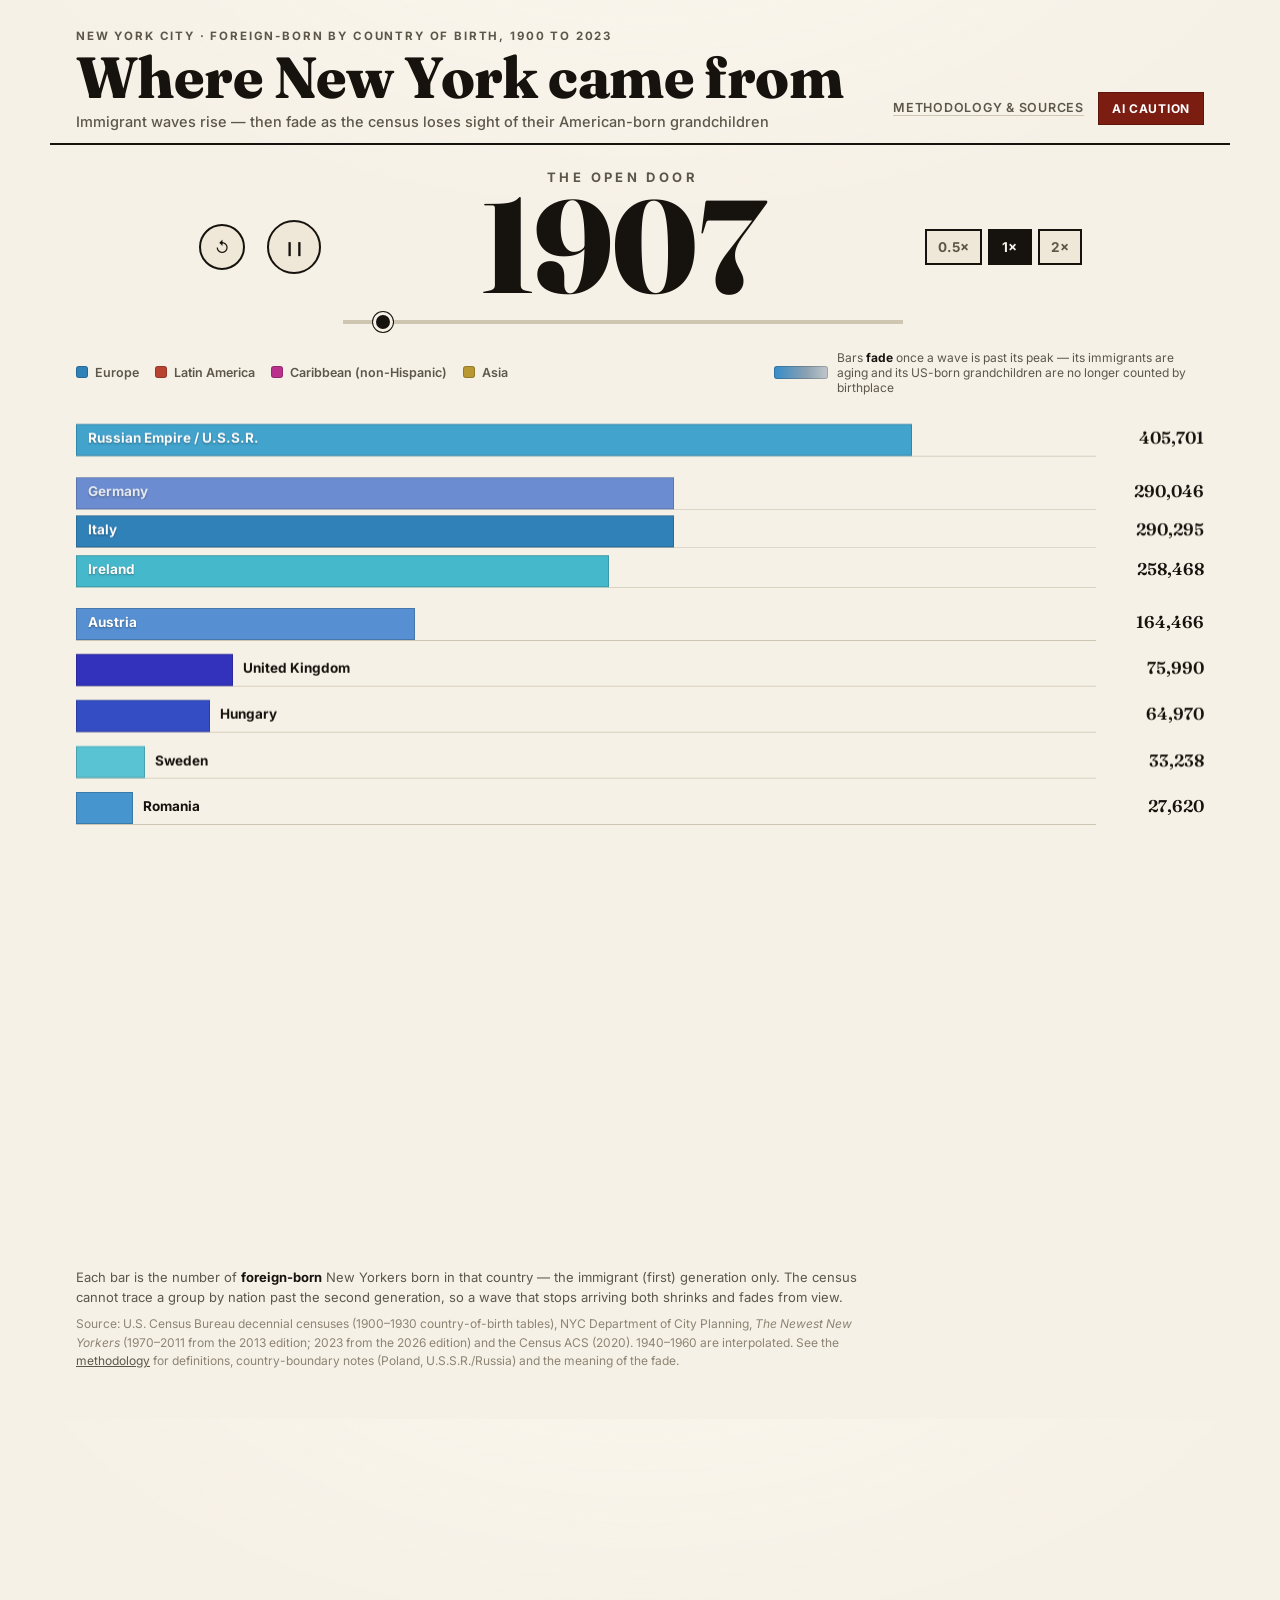
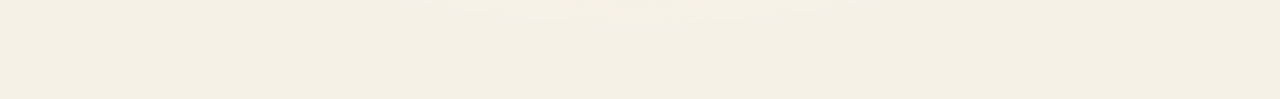
<file: index.html>
<!DOCTYPE html>
<html lang="en">
<head>
<meta charset="utf-8">
<meta name="viewport" content="width=device-width, initial-scale=1, viewport-fit=cover">
<title>Where New York came from &middot; Foreign-born New Yorkers by country of birth, 1900&ndash;2023</title>
<meta name="description" content="An animated bar-chart race of New York City's foreign-born population by country of birth from 1900 to 2023. Each wave's bar fades as it recedes into its American-born later generations.">
<link rel="preconnect" href="https://fonts.googleapis.com">
<link rel="preconnect" href="https://fonts.gstatic.com" crossorigin>
<link href="https://fonts.googleapis.com/css2?family=Fraunces:opsz,wght@9..144,500;9..144,600;9..144,800&family=Inter:wght@400;500;600;700&display=swap" rel="stylesheet">
<link rel="stylesheet" href="styles.css">
</head>
<body>

<header class="topbar">
  <div class="brand">
    <span class="brand-kicker">New York City &middot; foreign-born by country of birth, 1900 to 2023</span>
    <h1 class="brand-mark">Where New York came from</h1>
    <span class="brand-sub">Immigrant waves rise &mdash; then fade as the census loses sight of their American-born grandchildren</span>
  </div>
  <div class="topbar-right">
    <a class="source" href="methodology.html">Methodology &amp; sources</a>
    <button id="aiCaution" class="ai-caution" type="button">AI caution</button>
  </div>
</header>

<section class="clock" aria-label="census year">
  <button id="restart" class="transport restart" title="Restart" aria-label="Restart">&#x21BA;</button>
  <button id="play" class="transport play" title="Play / pause" aria-label="Play or pause">&#10073;&#10073;</button>
  <div class="year-wrap">
    <div id="era" class="era">the open door</div>
    <div id="year" class="year">1900</div>
    <input id="scrub" class="scrub" type="range" min="0" max="1000" value="0" step="1" aria-label="Scrub through census years">
  </div>
  <div class="speeds" role="group" aria-label="Playback speed">
    <button class="speed" data-speed="0.5">0.5&times;</button>
    <button class="speed is-active" data-speed="1">1&times;</button>
    <button class="speed" data-speed="2">2&times;</button>
  </div>
</section>

<section class="legendbar">
  <div id="regionLegend" class="region-legend"></div>
  <div class="fade-legend">
    <span class="fade-swatch"></span>
    <span>Bars <strong>fade</strong> once a wave is past its peak &mdash; its immigrants are aging and its US-born grandchildren are no longer counted by birthplace</span>
  </div>
</section>

<main class="stage">
  <div id="track" class="track"><!-- lanes injected by app.js --></div>
</main>

<footer class="footnote">
  <p id="footLede">Each bar is the number of <strong>foreign-born</strong> New Yorkers born in that country &mdash; the immigrant (first) generation only. The census cannot trace a group by nation past the second generation, so a wave that stops arriving both shrinks and fades from view.</p>
  <p class="src">Source: U.S. Census Bureau decennial censuses (1900&ndash;1930 country-of-birth tables), NYC Department of City Planning, <em>The Newest New Yorkers</em> (1970&ndash;2011 from the 2013 edition; 2023 from the 2026 edition) and the Census ACS (2020). 1940&ndash;1960 are interpolated. See the <a href="methodology.html">methodology</a> for definitions, country-boundary notes (Poland, U.S.S.R./Russia) and the meaning of the fade.</p>
</footer>

<div id="caution" class="caution-pop" hidden>
  <div class="caution-card">
    <button class="caution-close" id="cautionClose" aria-label="Close">&times;</button>
    <h2>How this was built &amp; what to double-check</h2>
    <ul id="cautionList"></ul>
    <p class="caution-foot">Built with AI assistance. Numbers are sourced and computed transparently &mdash; see the <a href="methodology.html">methodology</a>.</p>
  </div>
</div>

<script src="app.js?v=5"></script>
</body>
</html>
</file>
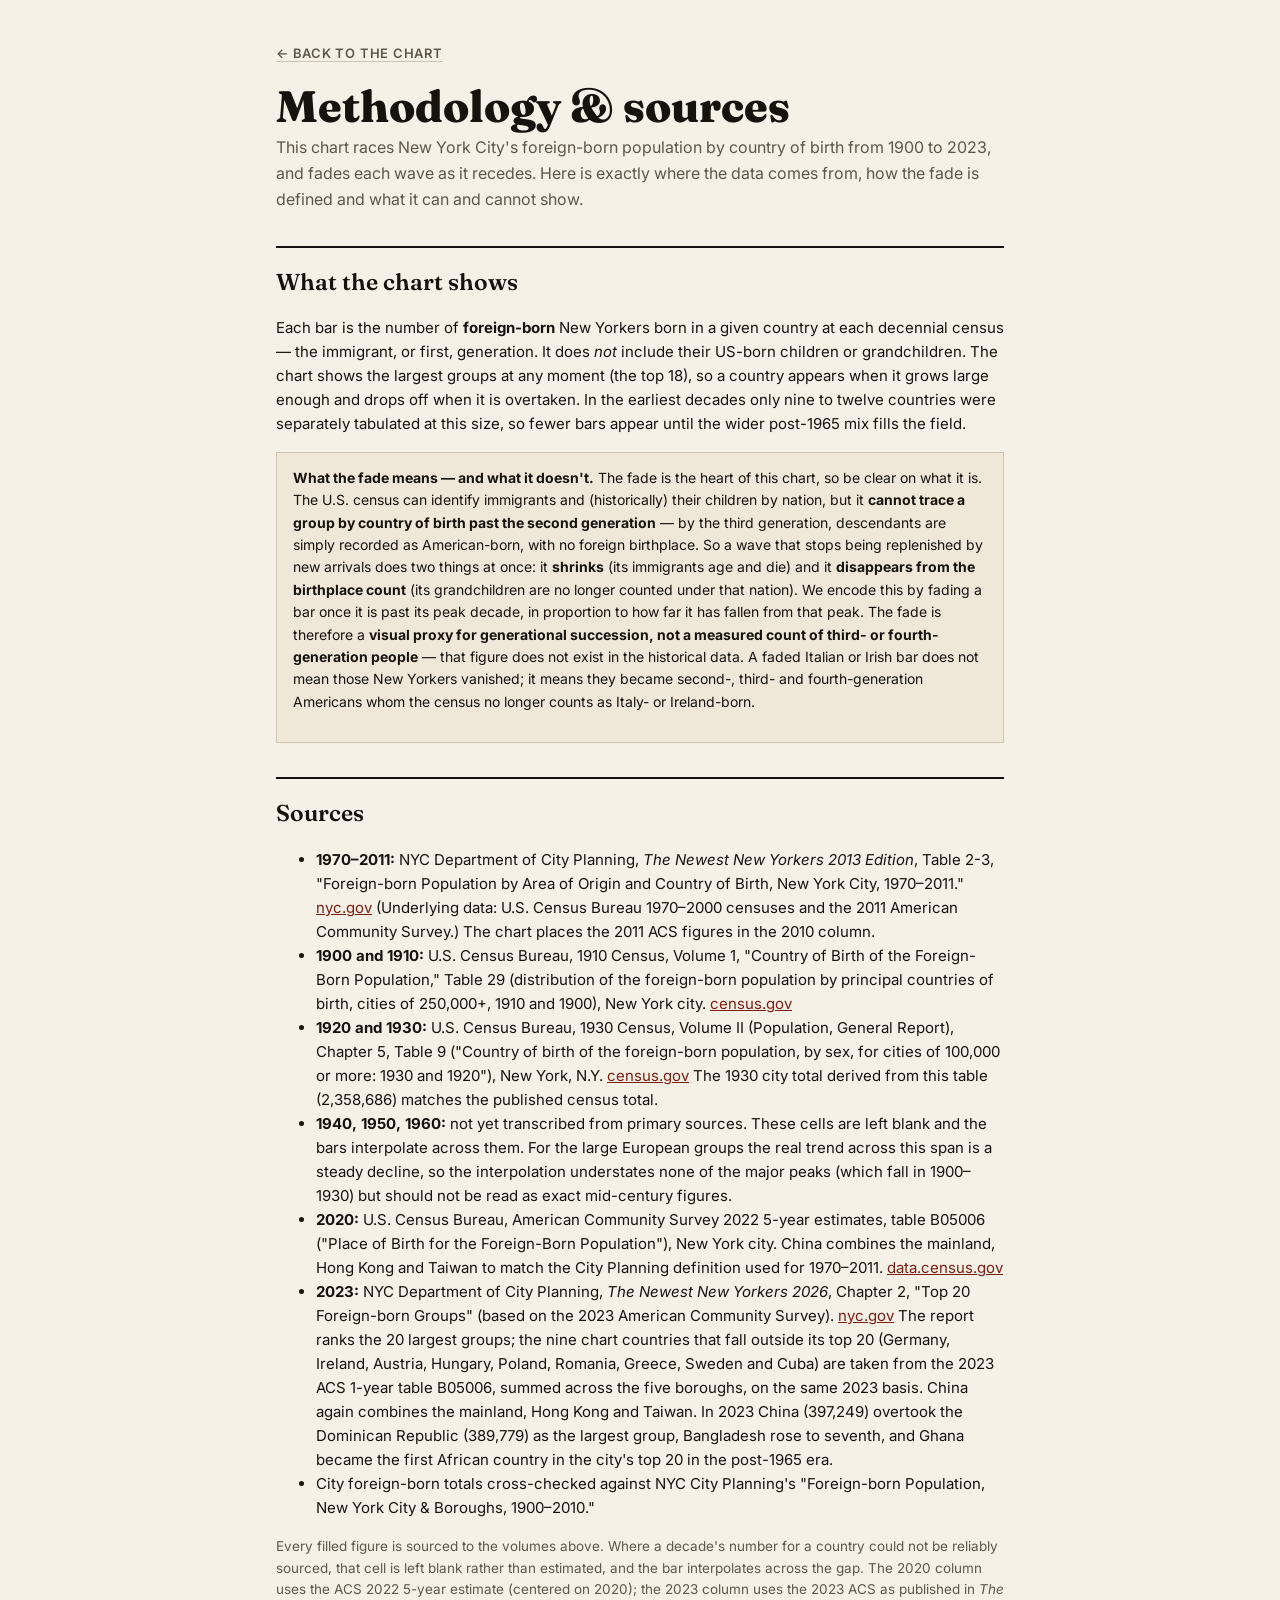
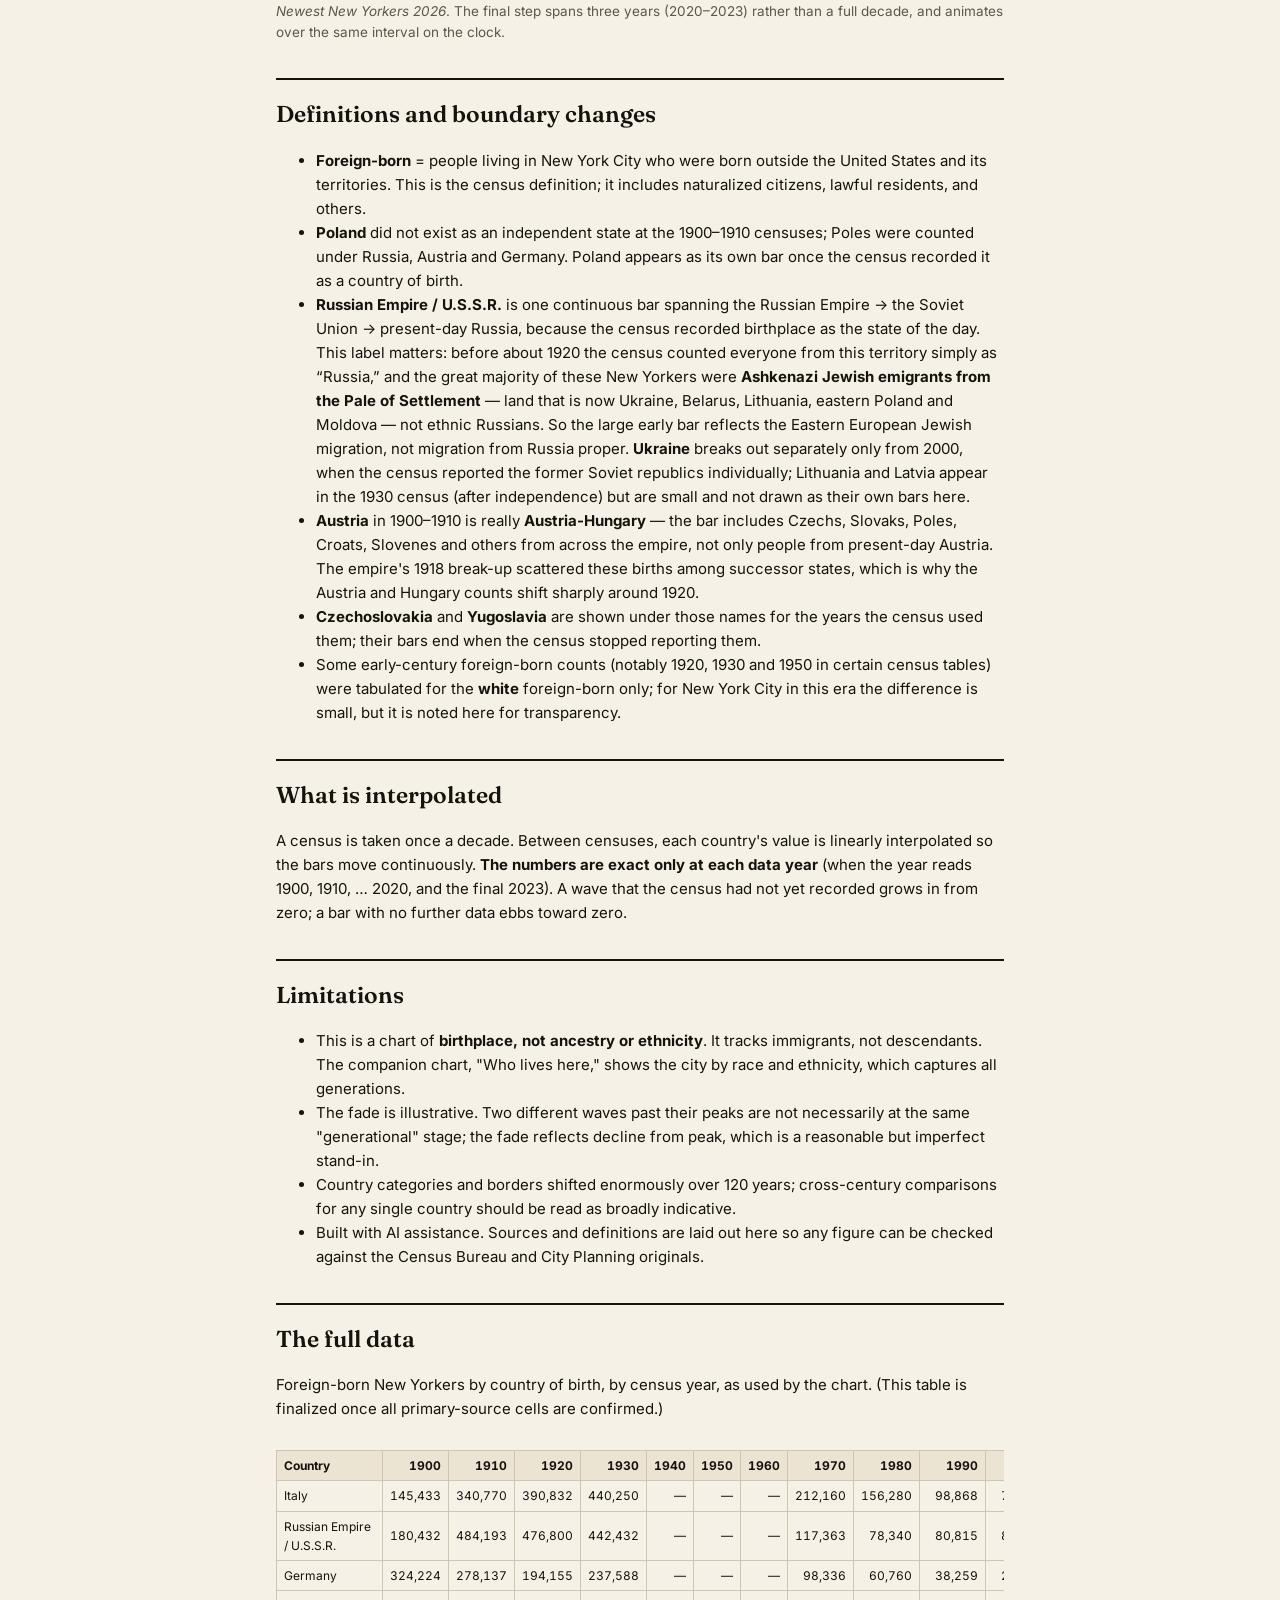
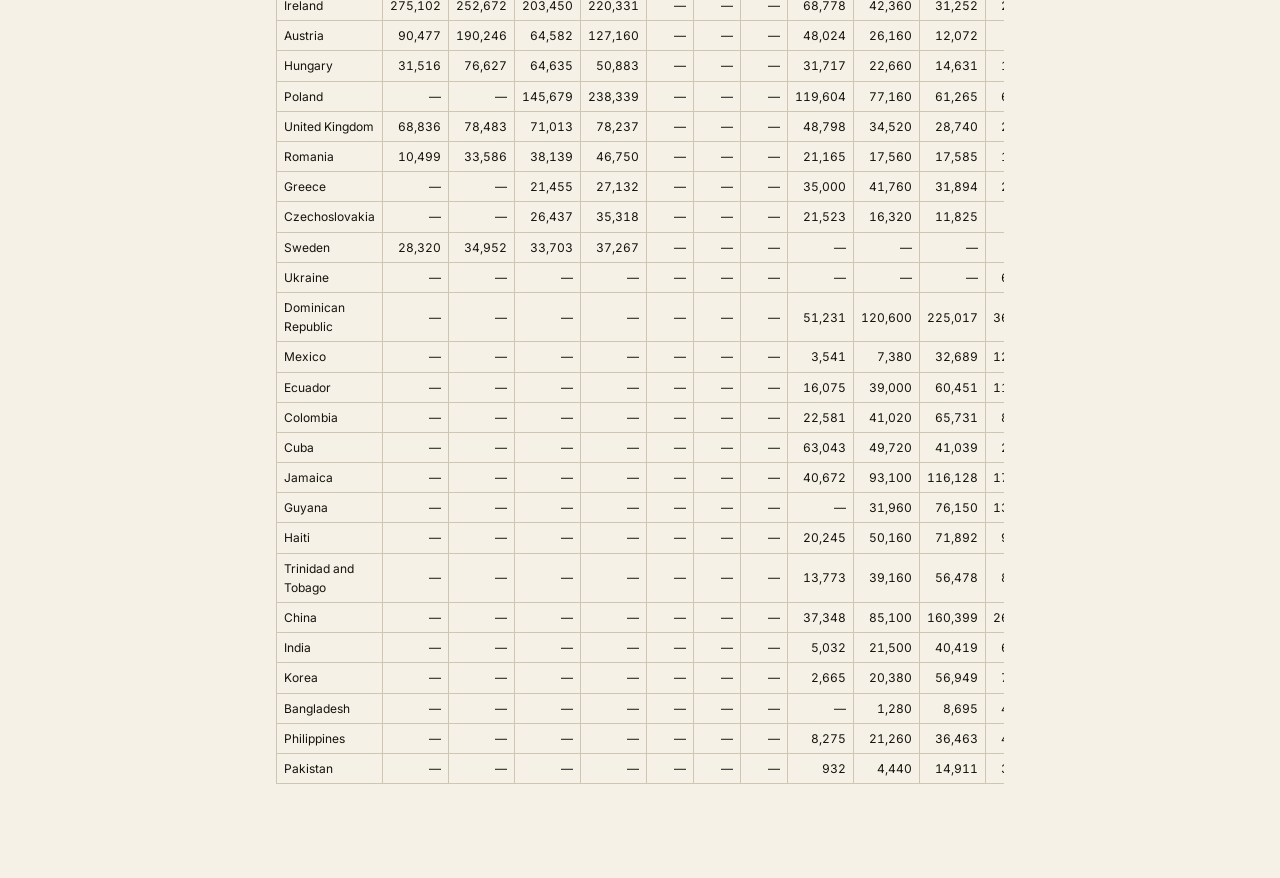
<file: methodology.html>
<!DOCTYPE html>
<html lang="en">
<head>
<meta charset="utf-8">
<meta name="viewport" content="width=device-width, initial-scale=1">
<title>Methodology &amp; sources &middot; Where New York came from</title>
<link rel="preconnect" href="https://fonts.googleapis.com">
<link rel="preconnect" href="https://fonts.gstatic.com" crossorigin>
<link href="https://fonts.googleapis.com/css2?family=Fraunces:opsz,wght@9..144,500;9..144,600;9..144,800&family=Inter:wght@400;500;600;700&display=swap" rel="stylesheet">
<style>
  :root{ --paper:#f6f1e7; --ink:#16130e; --ink-dim:#5d574a; --line:#cfc6b2; --rule:#16130e; }
  *{ box-sizing:border-box; }
  body{ margin:0; background:var(--paper); color:var(--ink); font-family:"Inter",system-ui,sans-serif;
    line-height:1.6; -webkit-font-smoothing:antialiased; }
  .wrap{ max-width:780px; margin:0 auto; padding:40px 26px 80px; }
  a.back{ font-weight:600; font-size:13px; text-transform:uppercase; letter-spacing:.06em; color:var(--ink-dim);
    text-decoration:none; border-bottom:1px solid var(--line); }
  a.back:hover{ color:var(--ink); border-color:var(--ink); }
  h1{ font-family:"Fraunces",Georgia,serif; font-weight:800; font-size:clamp(30px,5vw,44px); margin:18px 0 6px; line-height:1.04; }
  .lede{ color:var(--ink-dim); font-size:16px; margin:0 0 28px; }
  h2{ font-family:"Fraunces",Georgia,serif; font-weight:600; font-size:23px; margin:34px 0 10px;
    border-top:2px solid var(--rule); padding-top:16px; }
  p, li{ font-size:15px; }
  code{ background:#ece4d3; padding:1px 5px; font-size:13.5px; }
  table{ border-collapse:collapse; width:100%; margin:14px 0; font-size:12px; }
  th, td{ border:1px solid var(--line); padding:5px 7px; text-align:right; font-variant-numeric:tabular-nums; }
  th:first-child, td:first-child{ text-align:left; }
  thead th{ background:#ece4d3; }
  .note{ background:#efe8d9; border:1px solid var(--line); padding:14px 16px; margin:16px 0; font-size:14px; }
  a{ color:#7c1d12; }
  .scroll{ overflow-x:auto; }
</style>
</head>
<body>
<div class="wrap">
  <a class="back" href="index.html">&larr; Back to the chart</a>
  <h1>Methodology &amp; sources</h1>
  <p class="lede">This chart races New York City's foreign-born population by country of birth from 1900 to 2023, and fades each wave as it recedes. Here is exactly where the data comes from, how the fade is defined and what it can and cannot show.</p>

  <h2>What the chart shows</h2>
  <p>Each bar is the number of <strong>foreign-born</strong> New Yorkers born in a given country at each decennial census &mdash; the immigrant, or first, generation. It does <em>not</em> include their US-born children or grandchildren. The chart shows the largest groups at any moment (the top 18), so a country appears when it grows large enough and drops off when it is overtaken. In the earliest decades only nine to twelve countries were separately tabulated at this size, so fewer bars appear until the wider post-1965 mix fills the field.</p>

  <div class="note">
    <strong>What the fade means &mdash; and what it doesn't.</strong> The fade is the heart of this chart, so be clear on what it is. The U.S. census can identify immigrants and (historically) their children by nation, but it <strong>cannot trace a group by country of birth past the second generation</strong> &mdash; by the third generation, descendants are simply recorded as American-born, with no foreign birthplace. So a wave that stops being replenished by new arrivals does two things at once: it <strong>shrinks</strong> (its immigrants age and die) and it <strong>disappears from the birthplace count</strong> (its grandchildren are no longer counted under that nation). We encode this by fading a bar once it is past its peak decade, in proportion to how far it has fallen from that peak. The fade is therefore a <strong>visual proxy for generational succession, not a measured count of third- or fourth-generation people</strong> &mdash; that figure does not exist in the historical data. A faded Italian or Irish bar does not mean those New Yorkers vanished; it means they became second-, third- and fourth-generation Americans whom the census no longer counts as Italy- or Ireland-born.</p>
  </div>

  <h2>Sources</h2>
  <ul>
    <li><strong>1970&ndash;2011:</strong> NYC Department of City Planning, <em>The Newest New Yorkers 2013 Edition</em>, Table 2-3, "Foreign-born Population by Area of Origin and Country of Birth, New York City, 1970&ndash;2011." <a href="https://www.nyc.gov/assets/planning/download/pdf/data-maps/nyc-population/nny2013/chapter2.pdf" target="_blank" rel="noopener">nyc.gov</a> (Underlying data: U.S. Census Bureau 1970&ndash;2000 censuses and the 2011 American Community Survey.) The chart places the 2011 ACS figures in the 2010 column.</li>
    <li><strong>1900 and 1910:</strong> U.S. Census Bureau, 1910 Census, Volume 1, "Country of Birth of the Foreign-Born Population," Table 29 (distribution of the foreign-born population by principal countries of birth, cities of 250,000+, 1910 and 1900), New York city. <a href="https://www2.census.gov/library/publications/decennial/1910/volume-1/volume-1-p11.pdf" target="_blank" rel="noopener">census.gov</a></li>
    <li><strong>1920 and 1930:</strong> U.S. Census Bureau, 1930 Census, Volume II (Population, General Report), Chapter 5, Table 9 ("Country of birth of the foreign-born population, by sex, for cities of 100,000 or more: 1930 and 1920"), New York, N.Y. <a href="https://www2.census.gov/library/publications/decennial/1930/population-volume-2/16440598v2ch06.pdf" target="_blank" rel="noopener">census.gov</a> The 1930 city total derived from this table (2,358,686) matches the published census total.</li>
    <li><strong>1940, 1950, 1960:</strong> not yet transcribed from primary sources. These cells are left blank and the bars interpolate across them. For the large European groups the real trend across this span is a steady decline, so the interpolation understates none of the major peaks (which fall in 1900&ndash;1930) but should not be read as exact mid-century figures.</li>
    <li><strong>2020:</strong> U.S. Census Bureau, American Community Survey 2022 5-year estimates, table B05006 ("Place of Birth for the Foreign-Born Population"), New York city. China combines the mainland, Hong Kong and Taiwan to match the City Planning definition used for 1970&ndash;2011. <a href="https://data.census.gov/table/ACSDT5Y2022.B05006?g=160XX00US3651000" target="_blank" rel="noopener">data.census.gov</a></li>
    <li><strong>2023:</strong> NYC Department of City Planning, <em>The Newest New Yorkers 2026</em>, Chapter 2, "Top 20 Foreign-born Groups" (based on the 2023 American Community Survey). <a href="https://www.nyc.gov/assets/planning/newest-new-yorkers-2026/Ch2.html" target="_blank" rel="noopener">nyc.gov</a> The report ranks the 20 largest groups; the nine chart countries that fall outside its top 20 (Germany, Ireland, Austria, Hungary, Poland, Romania, Greece, Sweden and Cuba) are taken from the 2023 ACS 1-year table B05006, summed across the five boroughs, on the same 2023 basis. China again combines the mainland, Hong Kong and Taiwan. In 2023 China (397,249) overtook the Dominican Republic (389,779) as the largest group, Bangladesh rose to seventh, and Ghana became the first African country in the city's top 20 in the post-1965 era.</li>
    <li>City foreign-born totals cross-checked against NYC City Planning's "Foreign-born Population, New York City &amp; Boroughs, 1900&ndash;2010."</li>
  </ul>
  <p style="color:var(--ink-dim);font-size:13.5px;">Every filled figure is sourced to the volumes above. Where a decade's number for a country could not be reliably sourced, that cell is left blank rather than estimated, and the bar interpolates across the gap. The 2020 column uses the ACS 2022 5-year estimate (centered on 2020); the 2023 column uses the 2023 ACS as published in <em>The Newest New Yorkers 2026</em>. The final step spans three years (2020&ndash;2023) rather than a full decade, and animates over the same interval on the clock.</p>

  <h2>Definitions and boundary changes</h2>
  <ul>
    <li><strong>Foreign-born</strong> = people living in New York City who were born outside the United States and its territories. This is the census definition; it includes naturalized citizens, lawful residents, and others.</li>
    <li><strong>Poland</strong> did not exist as an independent state at the 1900&ndash;1910 censuses; Poles were counted under Russia, Austria and Germany. Poland appears as its own bar once the census recorded it as a country of birth.</li>
    <li><strong>Russian Empire / U.S.S.R.</strong> is one continuous bar spanning the Russian Empire &rarr; the Soviet Union &rarr; present-day Russia, because the census recorded birthplace as the state of the day. This label matters: before about 1920 the census counted everyone from this territory simply as &ldquo;Russia,&rdquo; and the great majority of these New Yorkers were <strong>Ashkenazi Jewish emigrants from the Pale of Settlement</strong> &mdash; land that is now Ukraine, Belarus, Lithuania, eastern Poland and Moldova &mdash; not ethnic Russians. So the large early bar reflects the Eastern European Jewish migration, not migration from Russia proper. <strong>Ukraine</strong> breaks out separately only from 2000, when the census reported the former Soviet republics individually; Lithuania and Latvia appear in the 1930 census (after independence) but are small and not drawn as their own bars here.</li>
    <li><strong>Austria</strong> in 1900&ndash;1910 is really <strong>Austria-Hungary</strong> &mdash; the bar includes Czechs, Slovaks, Poles, Croats, Slovenes and others from across the empire, not only people from present-day Austria. The empire's 1918 break-up scattered these births among successor states, which is why the Austria and Hungary counts shift sharply around 1920.</li>
    <li><strong>Czechoslovakia</strong> and <strong>Yugoslavia</strong> are shown under those names for the years the census used them; their bars end when the census stopped reporting them.</li>
    <li>Some early-century foreign-born counts (notably 1920, 1930 and 1950 in certain census tables) were tabulated for the <strong>white</strong> foreign-born only; for New York City in this era the difference is small, but it is noted here for transparency.</li>
  </ul>

  <h2>What is interpolated</h2>
  <p>A census is taken once a decade. Between censuses, each country's value is linearly interpolated so the bars move continuously. <strong>The numbers are exact only at each data year</strong> (when the year reads 1900, 1910, … 2020, and the final 2023). A wave that the census had not yet recorded grows in from zero; a bar with no further data ebbs toward zero.</p>

  <h2>Limitations</h2>
  <ul>
    <li>This is a chart of <strong>birthplace, not ancestry or ethnicity</strong>. It tracks immigrants, not descendants. The companion chart, "Who lives here," shows the city by race and ethnicity, which captures all generations.</li>
    <li>The fade is illustrative. Two different waves past their peaks are not necessarily at the same "generational" stage; the fade reflects decline from peak, which is a reasonable but imperfect stand-in.</li>
    <li>Country categories and borders shifted enormously over 120 years; cross-century comparisons for any single country should be read as broadly indicative.</li>
    <li>Built with AI assistance. Sources and definitions are laid out here so any figure can be checked against the Census Bureau and City Planning originals.</li>
  </ul>

  <h2 id="data">The full data</h2>
  <p>Foreign-born New Yorkers by country of birth, by census year, as used by the chart. (This table is finalized once all primary-source cells are confirmed.)</p>
  <div class="scroll"><div id="dataTable">Loading&hellip;</div></div>

<script>
fetch('data/data.json').then(r=>r.json()).then(d=>{
  const years=d.years;
  let h='<table><thead><tr><th>Country</th>'+years.map(y=>'<th>'+y+'</th>').join('')+'</tr></thead><tbody>';
  for(const c of d.countries){
    h+='<tr><td>'+c.name+'</td>'+c.counts.map(v=>'<td>'+(v==null?'&mdash;':v.toLocaleString('en-US'))+'</td>').join('')+'</tr>';
  }
  h+='</tbody></table>';
  document.getElementById('dataTable').innerHTML=h;
});
</script>
</div>
</body>
</html>
</file>
<file: styles.css>
/* ============================================================
   WHO LIVES HERE — NYC population race/ethnicity bar-chart race
   Aesthetic: archival civic / printed almanac.
   Warm paper ground, hard black rules, a big serif census YEAR
   driving a single five-lane race. Numerals are serif (a data cue);
   everything else is sans.
   ============================================================ */

:root{
  --paper:    #f6f1e7;
  --paper-2:  #efe8d9;
  --ink:      #16130e;
  --ink-dim:  #5d574a;
  --ink-faint:#8d8473;
  --rule:     #16130e;
  --line:     #cfc6b2;

  --row-h: 64px;
  --maxw: 1180px;
}

*{ box-sizing:border-box; }
html,body{ margin:0; padding:0; }
body{
  background:
    radial-gradient(1100px 600px at 50% -10%, #fbf7ee 0%, rgba(251,247,238,0) 60%),
    var(--paper);
  color:var(--ink);
  font-family:"Inter", system-ui, sans-serif;
  min-height:100vh;
  overflow-x:hidden;
  -webkit-font-smoothing:antialiased;
}

/* ---------- top bar ---------- */
.topbar{
  max-width:var(--maxw); margin:0 auto; padding:30px 26px 14px;
  display:flex; align-items:flex-end; justify-content:space-between; gap:18px;
  border-bottom:2px solid var(--rule);
}
.brand{ display:flex; flex-direction:column; line-height:1.05; }
.brand-kicker{
  font-weight:700; text-transform:uppercase; letter-spacing:.16em;
  font-size:11.5px; color:var(--ink-dim); margin-bottom:8px;
}
.brand-mark{
  font-family:"Fraunces", Georgia, serif; font-weight:800; font-optical-sizing:auto;
  font-size:clamp(34px, 5.2vw, 58px); letter-spacing:-.01em; margin:0; line-height:.96;
}
.brand-sub{ margin-top:8px; color:var(--ink-dim); font-weight:500; font-size:14.5px; }
.topbar-right{ display:flex; align-items:center; gap:14px; flex:0 0 auto; padding-bottom:4px; }
.source{
  color:var(--ink-dim); text-decoration:none; font-weight:600; font-size:12.5px;
  text-transform:uppercase; letter-spacing:.06em; border-bottom:1px solid var(--line);
}
.source:hover{ color:var(--ink); border-color:var(--ink); }
.ai-caution{
  font-family:inherit; cursor:pointer; font-weight:700; font-size:12px;
  text-transform:uppercase; letter-spacing:.06em;
  color:#fff; background:#7c1d12; border:1px solid #5e150c;
  padding:8px 13px; border-radius:0;
}
.ai-caution:hover{ background:#94251a; }

/* ---------- census-year clock ---------- */
.clock{
  max-width:var(--maxw); margin:18px auto 6px; padding:6px 26px 10px;
  display:flex; align-items:center; gap:22px; flex-wrap:wrap; justify-content:center;
}
.transport{
  font-family:inherit; cursor:pointer; color:var(--ink);
  width:46px; height:46px; border-radius:50%;
  background:var(--paper-2); border:2px solid var(--rule);
  font-size:15px; display:flex; align-items:center; justify-content:center;
  flex:0 0 auto; transition:background .15s, transform .1s;
}
.transport:hover{ background:#e6dcc7; }
.transport:active{ transform:scale(.93); }
.play{ width:54px; height:54px; font-size:14px; letter-spacing:-2px; }

.year-wrap{ display:flex; flex-direction:column; align-items:center; min-width:min(560px,86vw); }
.era{
  font-weight:700; color:var(--ink-dim); letter-spacing:.26em;
  font-size:13px; text-transform:uppercase; margin-bottom:2px;
}
.year{
  font-family:"Fraunces", Georgia, serif; font-weight:800; font-optical-sizing:auto;
  font-size:clamp(72px, 12vw, 132px); line-height:.9; letter-spacing:-.01em;
  font-variant-numeric:tabular-nums; color:var(--ink);
}
.scrub{
  -webkit-appearance:none; appearance:none; width:100%; height:4px; margin-top:14px;
  background:var(--line); border-radius:0; cursor:pointer; outline:none;
}
.scrub::-webkit-slider-thumb{
  -webkit-appearance:none; width:20px; height:20px; border-radius:50%;
  background:var(--ink); border:3px solid var(--paper); box-shadow:0 0 0 1px var(--ink); cursor:grab;
}
.scrub::-moz-range-thumb{
  width:20px; height:20px; border-radius:50%; background:var(--ink);
  border:3px solid var(--paper); box-shadow:0 0 0 1px var(--ink); cursor:grab;
}
.speeds{ display:flex; gap:6px; }
.speed{
  font-family:inherit; cursor:pointer; font-weight:700; font-size:13.5px;
  color:var(--ink-dim); background:var(--paper-2); border:2px solid var(--rule);
  padding:8px 11px; min-width:44px; transition:.15s;
}
.speed:hover{ color:var(--ink); }
.speed.is-active{ color:var(--paper); background:var(--ink); }

/* ---------- mode toggle ---------- */
.modebar{
  max-width:var(--maxw); margin:0 auto; padding:6px 26px 8px;
  display:flex; align-items:center; justify-content:center; gap:16px; flex-wrap:wrap;
}
.modebar-label{ text-transform:uppercase; letter-spacing:.16em; font-size:11px; font-weight:700; color:var(--ink-faint); }
.modebar-hint{ color:var(--ink-dim); font-size:13px; font-weight:500; min-width:260px; }
.mode-toggle{ display:flex; border:2px solid var(--rule); }
.mode{
  font-family:inherit; font-weight:700; cursor:pointer; font-size:13.5px; letter-spacing:.01em;
  color:var(--ink-dim); background:var(--paper); border:none; padding:9px 16px;
  transition:color .15s, background .15s;
}
.mode + .mode{ border-left:2px solid var(--rule); }
.mode:hover{ color:var(--ink); }
.mode.is-active{ color:var(--paper); background:var(--ink); }

/* ---------- the race ---------- */
.stage{ max-width:var(--maxw); margin:14px auto 0; padding:0 26px; }
.track{ position:relative; width:100%; }

.lane{
  position:absolute; left:0; top:0; height:calc(var(--row-h) - 12px);
  width:100%; display:grid; grid-template-columns:1fr 132px; align-items:center; gap:14px;
  will-change:transform; contain:layout style; transition:opacity .4s ease;
}
.lane-bar{
  position:relative; height:100%;
  border-bottom:1px solid var(--line);
}
.lane-fill{
  position:absolute; left:0; bottom:0; height:calc(100% - 6px); width:2%; min-width:3px;
  background:var(--c);
  box-shadow:inset 0 0 0 1px rgba(0,0,0,.18);
  transition:width .12s linear;
}
/* Hispanic overlay bar reads as distinct: paler with a hatch */
.lane-overlay .lane-fill{
  background:
    repeating-linear-gradient(45deg,
      color-mix(in srgb, var(--c) 88%, #fff) 0 7px,
      color-mix(in srgb, var(--c) 64%, #fff) 7px 14px);
  box-shadow:inset 0 0 0 1px color-mix(in srgb, var(--c) 60%, #000);
}
/* non-Hispanic White marker: dashed vertical tick riding inside the White bar */
.lane-nh{ position:absolute; left:0; bottom:0; height:calc(100% - 6px); width:100%; pointer-events:none; }
.lane-nh[hidden]{ display:none; }
.lane-nh-tick{
  position:absolute; bottom:0; height:100%; width:0;
  border-right:2px dashed rgba(255,255,255,.85);
}
.lane-nh-tick::after{
  content:"non-Hisp."; position:absolute; bottom:2px; right:5px;
  font-size:9.5px; font-weight:700; letter-spacing:.02em; color:rgba(255,255,255,.92);
  text-transform:uppercase; white-space:nowrap;
}
.lane-name{
  position:absolute; left:12px; top:50%; transform:translateY(-50%);
  font-weight:700; font-size:15px; color:#fff; white-space:nowrap;
  text-shadow:0 1px 2px rgba(0,0,0,.35); pointer-events:none;
  max-width:calc(100% - 20px); overflow:hidden; text-overflow:ellipsis;
}
.lane-name.outside{ left:calc(var(--w) + 10px); color:var(--ink); text-shadow:none; }
.lane-overlay .lane-name{ color:var(--ink); text-shadow:none; }

.lane-meta{ text-align:right; line-height:1.05; }
.lane-val{
  font-family:"Fraunces", Georgia, serif; font-weight:600; font-size:21px;
  color:var(--ink); font-variant-numeric:tabular-nums; display:block;
}
.lane-sub{ font-size:11px; font-weight:600; color:var(--ink-faint); text-transform:uppercase; letter-spacing:.04em; }

/* the lane-name uses --w which we set via the fill width; mirror it */
.lane{ --w:2%; }

/* ---------- hispanic caveat ---------- */
.hisp-note{
  max-width:var(--maxw); margin:18px auto 0; padding:14px 26px 0;
  color:var(--ink-dim); font-size:13px; line-height:1.55;
  border-top:1px dashed var(--line);
}
.hisp-note[hidden]{ display:none; }
.hisp-note strong{ color:var(--ink); }

/* ---------- footer ---------- */
.footnote{ max-width:var(--maxw); margin:20px auto 48px; padding:0 26px; color:var(--ink-dim); }
.footnote p{ margin:8px 0; font-size:13px; line-height:1.55; max-width:820px; }
.footnote strong{ color:var(--ink); }
.footnote .src{ color:var(--ink-faint); font-size:12px; }
.footnote a{ color:var(--ink-dim); }
.footnote a:hover{ color:var(--ink); }

/* ---------- AI caution popover ---------- */
.caution-pop{ position:fixed; inset:0; z-index:10000; display:flex; align-items:center; justify-content:center;
  background:rgba(20,16,10,.55); backdrop-filter:blur(3px); padding:20px; }
.caution-pop[hidden]{ display:none; }
.caution-card{ position:relative; max-width:600px; width:100%; background:var(--paper);
  border:2px solid var(--rule); padding:28px 30px; color:var(--ink); box-shadow:14px 14px 0 rgba(20,16,10,.16); }
.caution-card h2{ font-family:"Fraunces",Georgia,serif; font-weight:800; font-size:24px; margin:0 0 14px; }
.caution-card ul{ margin:0; padding-left:18px; }
.caution-card li{ margin:9px 0; font-size:13.5px; line-height:1.5; }
.caution-foot{ margin-top:16px; font-size:13px; color:var(--ink-dim); }
.caution-foot a{ color:#7c1d12; }
.caution-close{ position:absolute; top:10px; right:14px; background:none; border:none; color:var(--ink-dim);
  font-size:26px; cursor:pointer; line-height:1; }
.caution-close:hover{ color:var(--ink); }

/* ---------- responsive ---------- */
@media (max-width: 720px){
  .topbar{ flex-direction:column; align-items:flex-start; gap:12px; }
  .lane{ grid-template-columns:1fr 96px; gap:10px; }
  .lane-val{ font-size:17px; }
  .lane-name{ font-size:13px; }
}
@media (prefers-reduced-motion: reduce){
  .lane{ transition:none; }
  .lane-fill{ transition:none; }
}

/* ============================================================
   CHART 2 OVERRIDES — "Where New York came from"
   denser race (12 lanes), region legend + fade legend
   ============================================================ */
:root{ --row-h: 46px; }

/* region + fade legend bar (replaces the mode toggle row) */
.legendbar{
  max-width:var(--maxw); margin:6px auto 2px; padding:8px 26px 10px;
  display:flex; align-items:center; justify-content:space-between; gap:18px; flex-wrap:wrap;
}
.region-legend{ display:flex; gap:16px; flex-wrap:wrap; }
.rl-item{ display:inline-flex; align-items:center; gap:7px; font-size:12.5px; font-weight:600; color:var(--ink-dim); }
.rl-dot{ width:12px; height:12px; border-radius:3px; box-shadow:inset 0 0 0 1px rgba(0,0,0,.2); }
.fade-legend{ display:flex; align-items:center; gap:9px; font-size:12px; color:var(--ink-dim); max-width:430px; }
.fade-legend strong{ color:var(--ink); }
.fade-swatch{
  flex:0 0 auto; width:54px; height:13px; border-radius:3px;
  background:linear-gradient(90deg, hsl(205 58% 50%) 0%, hsl(205 20% 62%) 60%, hsl(205 8% 78%) 100%);
  box-shadow:inset 0 0 0 1px rgba(0,0,0,.18);
}

/* denser lanes, single value column, no NH marker */
.lane{ height:calc(var(--row-h) - 8px); grid-template-columns:1fr 96px; gap:12px; }
.lane-fill{ height:calc(100% - 5px); transition:width .12s linear, filter .25s ease; }
.lane-name{ font-size:13.5px; }
.lane-val{ font-size:17px; }
.lane.faded .lane-name{ color:var(--ink-dim); }
.lane.faded .lane-name:not(.outside){ color:rgba(255,255,255,.85); }

@media (max-width:720px){
  :root{ --row-h:42px; }
  .lane{ grid-template-columns:1fr 78px; }
  .lane-val{ font-size:14px; }
  .legendbar{ flex-direction:column; align-items:flex-start; gap:8px; }
}
</file>
